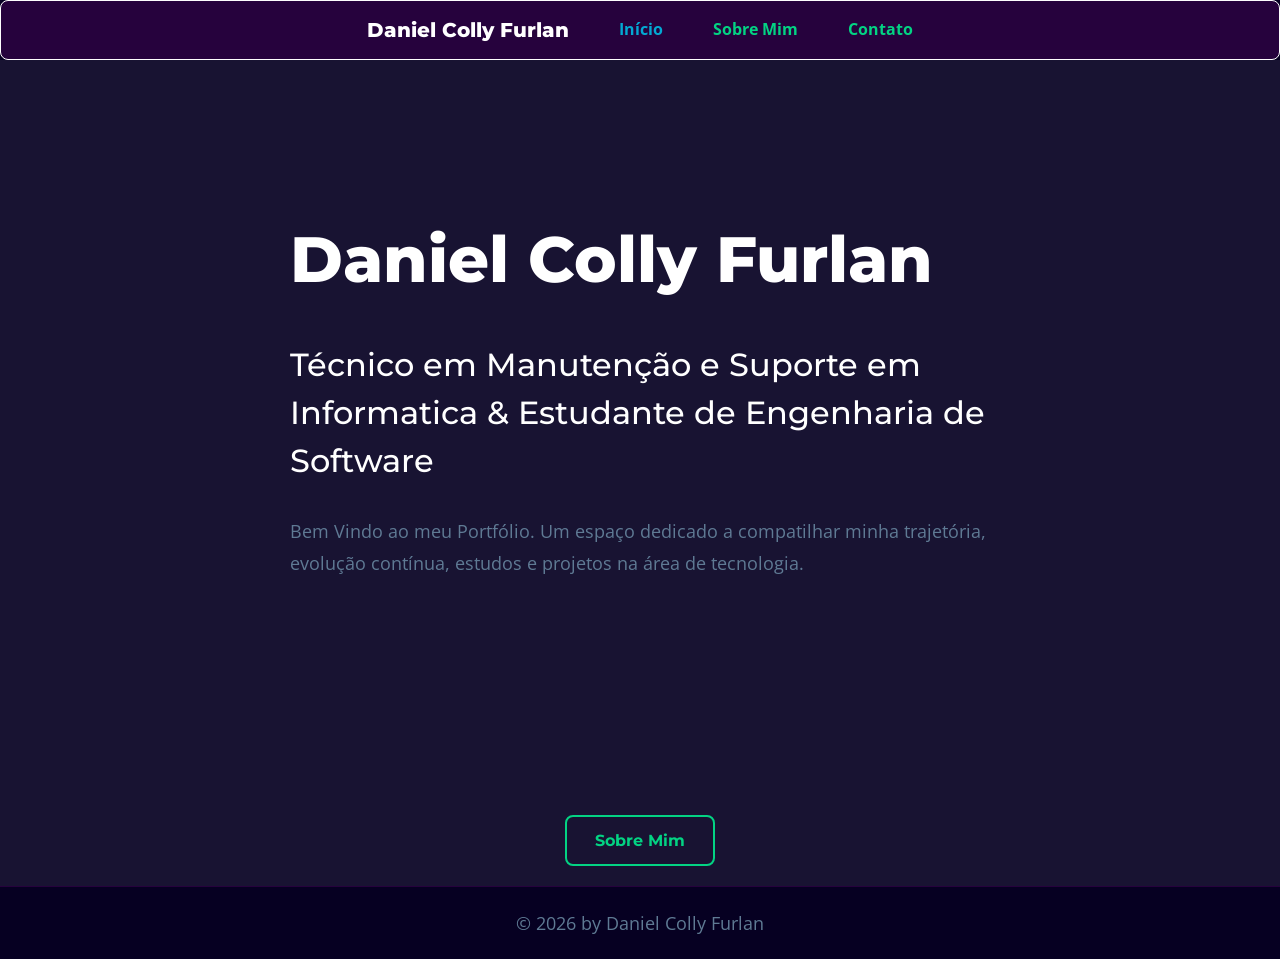
<file: index.html>
<!DOCTYPE html>
<html lang="pt-br">
<head>
    <meta charset="UTF-8">
    <meta name="viewport" content="width=device-width, initial-scale=1.0">
    <title>Daniel Colly Furlan | Início</title>
    <link rel="stylesheet" href="style.css">
    <link rel="preconnect" href="https://fonts.googleapis.com">
    <link rel="preconnect" href="https://fonts.gstatic.com" crossorigin>
    <link href="https://fonts.googleapis.com/css2?family=Open+Sans:wght@300;400;600&family=Montserrat:wght@500;700;800&display=swap" rel="stylesheet">
    <link rel="icon" href=".//Assets/IconeDev.png" type="image/x-icon">
</head>
<body>

    <header> 
        <nav>
            <ul>
                <li class="Destaque">Daniel Colly Furlan</li>
                <li><a href="index.html">Início</a></li>
                <li><a href="sobreMim.html">Sobre Mim</a></li>
                <li><a href="contato.html">Contato</a></li>
            </ul>
        </nav>
    </header>

    <div class="Inicio">
        <div class="Secundario">

            <div class="Titulo">        
                <h1>Daniel Colly Furlan</h1>
            </div>

            <h2>Técnico em Manutenção e Suporte em Informatica & Estudante de Engenharia de Software</h2>
            <p>Bem Vindo ao meu Portfólio. Um espaço dedicado a compatilhar minha trajetória, evolução contínua, estudos e projetos na área de tecnologia.</p>

            <div class="AreaBotao">
                <a href="sobreMim.html" class="Botao">Sobre Mim</a>
            </div>

        </div>
    </div>

    <footer>
        <p>&copy by Daniel Colly Furlan</p>
    </footer>

        <script src="script.js"></script>

</body>
</html>
</file>
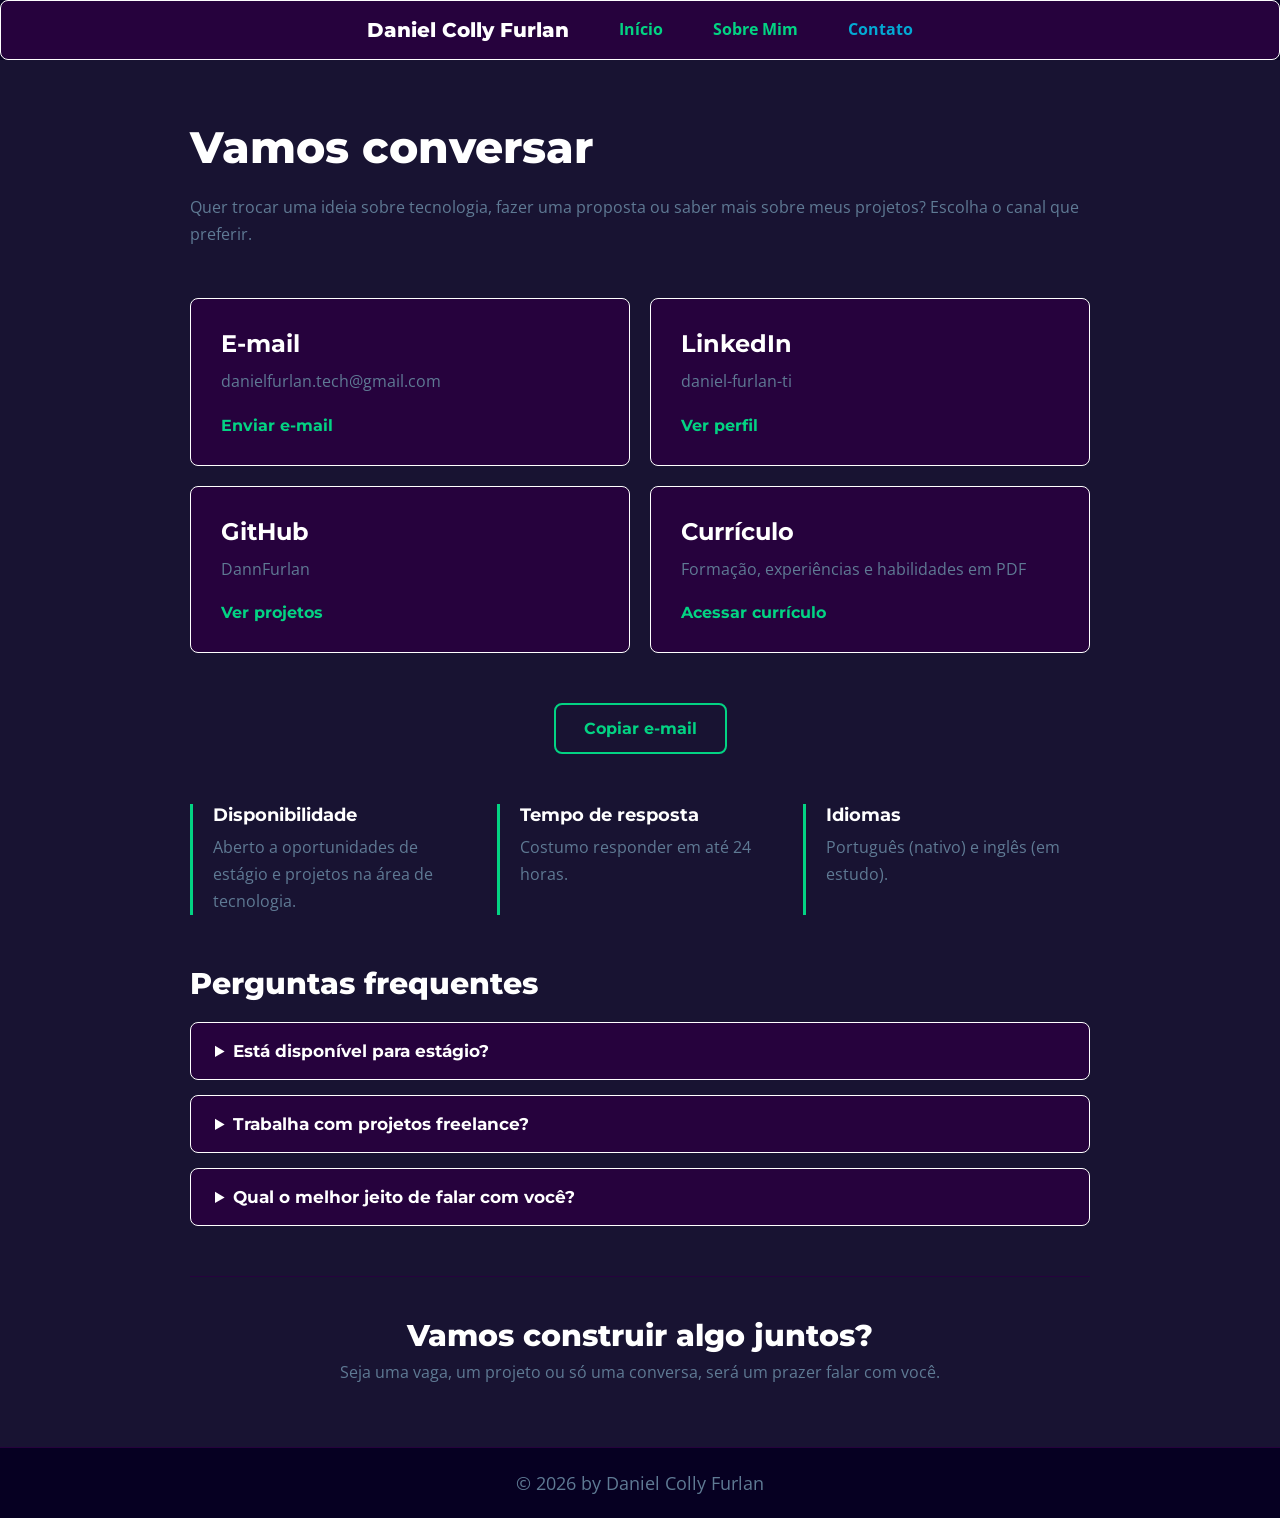
<file: contato.html>
<!DOCTYPE html>
<html lang="pt-br">
<head>
    <meta charset="UTF-8">
    <meta name="viewport" content="width=device-width, initial-scale=1.0">
    <title>Daniel Colly Furlan | Contato</title>
    <link rel="stylesheet" href="contato.css">
    <link rel="preconnect" href="https://fonts.googleapis.com">
    <link rel="preconnect" href="https://fonts.gstatic.com" crossorigin>
    <link href="https://fonts.googleapis.com/css2?family=Open+Sans:wght@300;400;600&family=Montserrat:wght@500;700;800&display=swap" rel="stylesheet">
    <link rel="icon" href="./Assets/IconeDev.png" type="image/x-icon">

</head>
<body>
    <header>
        <nav>
            <ul>
                <li class="Destaque">Daniel Colly Furlan</li>
                <li><a href="index.html">Início</a></li>
                <li><a href="sobreMim.html">Sobre Mim</a></li>
                <li><a href="contato.html">Contato</a></li>
            </ul>
        </nav>
    </header>

    <div class="Contato">

        <div class="Titulo">
            <h1>Vamos conversar</h1>
            <p>Quer trocar uma ideia sobre tecnologia, fazer uma proposta ou saber mais sobre meus projetos? Escolha o canal que preferir.</p>
        </div>

        <div class="Canais">

            <a href="mailto:danielfurlan.tech@gmail.com" class="Card">
                <h2>E-mail</h2>
                <p>danielfurlan.tech@gmail.com</p>
                <span class="Acao">Enviar e-mail</span>
            </a>

            <a href="https://www.linkedin.com/in/daniel-furlan-ti/" class="Card" target="_blank" rel="noopener">
                <h2>LinkedIn</h2>
                <p>daniel-furlan-ti</p>
                <span class="Acao">Ver perfil</span>
            </a>

            <a href="https://github.com/DannFurlan" class="Card" target="_blank" rel="noopener">
                <h2>GitHub</h2>
                <p>DannFurlan</p>
                <span class="Acao">Ver projetos</span>
            </a>

            <a href="./Assets/Daniel_colly_furlan_curriculo.pdf" class="Card" target="_blank" rel="noopener">
                <h2>Currículo</h2>
                <p>Formação, experiências e habilidades em PDF</p>
                <span class="Acao">Acessar currículo</span>
            </a>

        </div>

        <button id="copiar" class="Copiar">Copiar e-mail</button>

        <div class="Informacoes">

            <div class="Info">
                <h3>Disponibilidade</h3>
                <p>Aberto a oportunidades de estágio e projetos na área de tecnologia.</p>
            </div>

            <div class="Info">
                <h3>Tempo de resposta</h3>
                <p>Costumo responder em até 24 horas.</p>
            </div>

            <div class="Info">
                <h3>Idiomas</h3>
                <p>Português (nativo) e inglês (em estudo).</p>
            </div>

        </div>

        <div class="Perguntas">
            <h2>Perguntas frequentes</h2>

            <details>
                <summary>Está disponível para estágio?</summary>
                <p>Sim. Estou cursando Engenharia de Software e busco oportunidades para aplicar o que aprendo na prática.</p>
            </details>

            <details>
                <summary>Trabalha com projetos freelance?</summary>
                <p>Estou aberto a conversar. Me envie os detalhes do projeto e eu retorno com o que for possível fazer.</p>
            </details>

            <details>
                <summary>Qual o melhor jeito de falar com você?</summary>
                <p>Por e-mail ou pelo LinkedIn. Os dois eu verifico todos os dias.</p>
            </details>
        </div>

        <div class="Final">
            <h2>Vamos construir algo juntos?</h2>
            <p>Seja uma vaga, um projeto ou só uma conversa, será um prazer falar com você.</p>
        </div>

    </div>

    <footer>
        <p>&copy; by Daniel Colly Furlan</p>
    </footer>


        <script src="script.js"></script>

</body>
</html>
</file>
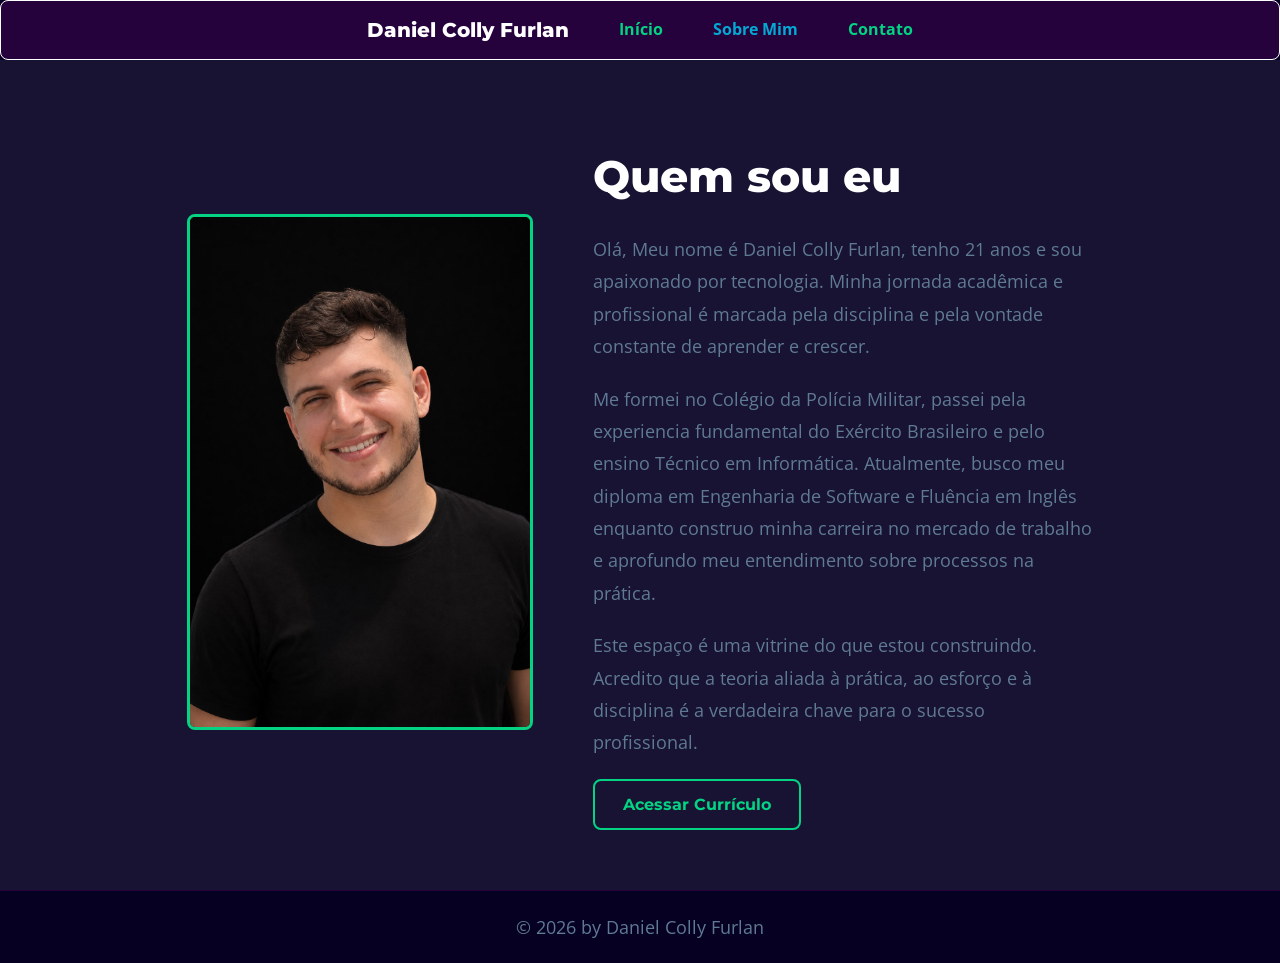
<file: sobreMim.html>
<!DOCTYPE html>
<html lang="pt-br">
<head>
    <meta charset="UTF-8">
    <meta name="viewport" content="width=device-width, initial-scale=1.0">
    <title>Daniel Colly Furlan | Sobre Mim</title>
    <link rel="stylesheet" href="sobremim.css">
    <link rel="preconnect" href="https://fonts.googleapis.com">
    <link rel="preconnect" href="https://fonts.gstatic.com" crossorigin>
    <link href="https://fonts.googleapis.com/css2?family=Open+Sans:wght@300;400;600&family=Montserrat:wght@500;700;800&display=swap" rel="stylesheet">
    <link rel="icon" href="./Assets/IconeDev.png" type="image/x-icon">
</head>
<body>
    <header>
        <nav>
            <ul>
                <li class="Destaque">Daniel Colly Furlan</li>
                <li><a href="index.html">Início</a></li>
                <li><a href="sobreMim.html">Sobre Mim</a></li>
                <li><a href="contato.html">Contato</a></li>
            </ul>
        </nav>
    </header>

    <div class="SobreMim">

        <div class="Foto">
            <img src="./Assets/FotoPerfil.jpeg" alt="Foto de Daniel Colly Furlan">
        </div>

        <div class="Texto">
            <div class="Titulo">
                <h1>Quem sou eu</h1>
            </div>
            <div class="Info">
                <p>Olá, Meu nome é Daniel Colly Furlan, tenho 21 anos e sou apaixonado por tecnologia. 
                Minha jornada acadêmica e profissional é marcada pela disciplina e pela vontade constante de aprender e crescer.</p>

                <p>Me formei no Colégio da Polícia Militar, passei pela experiencia fundamental do Exército Brasileiro e pelo ensino Técnico em Informática.
                Atualmente, busco meu diploma em Engenharia de Software e Fluência em Inglês enquanto construo minha carreira no mercado de trabalho e aprofundo meu entendimento sobre processos na prática.</p>

                <p>Este espaço é uma vitrine do que estou construindo. Acredito que a teoria aliada à prática, ao esforço e à disciplina é a verdadeira chave para o sucesso profissional.</p>

                <div class="Adicionais">
                    <a href="./Assets/Daniel_colly_furlan_curriculo.pdf" class="Botao" target="_blank" rel="noopener">Acessar Currículo</a>
                </div>
            </div>
        </div>

    </div>

    <footer>
        <p>&copy by Daniel Colly Furlan</p>
    </footer>

        <script src="script.js"></script>


</body>
</html>
</file>
<file: style.css>
body{
    margin: 0;
    background-color: #060022ec;
    font-family: 'Open Sans', sans-serif;
}

nav ul{
    display: flex;
    gap: 50px;
    list-style: none;
    margin: 0;
    padding: 17px 25px;
    background-color: #26023d;
    justify-content: center;    
    border-radius: 8px;
    border-color: #ffffff;
    border-width: 1px;
    border-style: solid;
}

nav a{
    color: #03d383;
    text-decoration: none;
    font-weight: bold;
}

nav a:hover {
  color: #03a9d3;
}

header{
    position: sticky;
    top: 0;
    z-index: 1000;
    background-color: #060022;
}

img{
    width: 400px;
    height: auto;
    border-radius: 8%;
}

.Destaque{
    font-family: 'Montserrat', sans-serif;
    font-size: 20px;
    font-weight: 800;
    color: #ffffff;
    display: flex;
    align-items: center;    
}

.Inicio{
    display: flex;
    justify-content: center;
    align-items: center;
    min-height: 80vh;
    padding: 20px;
}

.Secundario{
    max-width: 700px;
    text-align: left;
}

.Titulo h1{
    font-family: 'Montserrat', sans-serif;
    font-size: 64px;
    font-weight: 800;
    color: #ffffff;
    margin-top: 140px;
}

.Secundario h2{
    font-family: 'Montserrat', sans-serif;
    font-size: 32px;
    font-weight: 500;
    line-height: 1.5;
    color: #ffffff;
    margin: 10px 0 30px 0;
}

.Secundario p{
    font-family: 'Open Sans', sans-serif;
    font-size: 18px;
    line-height: 1.8;
    color: #5f7a94;
    margin: 0;
}

footer{
    text-align: center;
    padding: 20px;
    background-color: #060022;
    border-top: 1px solid #26023d;
}

Footer p{
    font-family: 'Open Sans', sans-serif;
    font-size: 18px;
    line-height: 1.8;
    color: #5f7a94;
    margin: 0;
}

.AreaBotao{
    display: flex;
    justify-content: center;
    align-items: center;
    margin-top: 200px;
}
.Botao{
    display: inline-block;
    margin-top: 35px;
    padding: 14px 28px;
    border: 2px solid #03d383;
    border-radius: 8px;
    color: #03d383;
    font-family: 'Montserrat', sans-serif;
    font-weight: 700;
    text-decoration: none;
}

.Botao:hover{
    background-color: #03d383;
    color: #ffffff;
}

@keyframes aparecer{
    from{
        opacity: 0;                  
        transform: translateY(30px);
    }
    to{
        opacity: 1;               
        transform: translateY(0);
    }
}

.Secundario{
    animation: aparecer 1s ease-out;
}

nav a.Ativo{
    color: #03a9d3;
}


/* Responsividade */

@media (max-width: 768px){
    nav ul{
        flex-wrap: wrap;
        justify-content: center;
        gap: 10px 18px;
        padding: 12px 15px;
    }

    .Destaque{
        width: 100%;
        justify-content: center;
        margin-right: 0;
        font-size: 18px;
    }

    nav a{
        font-size: 14px;
    }
}

@media (max-width: 480px){
    nav ul{
        gap: 8px 14px;
    }

    .Destaque{
        font-size: 16px;
    }

    nav a{
        font-size: 13px;
    }
}
</file>
<file: contato.css>
body{
    margin: 0;
    background-color: #060022ec;
    font-family: 'Open Sans', sans-serif;
    display: flex;
    flex-direction: column;
    min-height: 100vh;
}

nav ul{
    display: flex;
    gap: 50px;
    list-style: none;
    margin: 0;
    padding: 17px 25px;
    background-color: #26023d;
    justify-content: center;
    border-radius: 8px;
    border: 1px solid #ffffff;
}

nav a{
    color: #03d383;
    text-decoration: none;
    font-weight: bold;
}

nav a:hover{
    color: #03a9d3;
}

header{
    position: sticky;
    top: 0;
    z-index: 1000;
    background-color: #060022;
}

.Destaque{
    font-family: 'Montserrat', sans-serif;
    font-size: 20px;
    font-weight: 800;
    color: #ffffff;
    display: flex;
    align-items: center;
}

.Contato{
    display: flex;
    flex-direction: column;
    align-items: center;
    gap: 50px;
    padding: 60px 20px;
    flex: 1;
}

.Titulo,
.Canais,
.Informacoes,
.Perguntas,
.Final{
    width: 100%;
    max-width: 900px;
}

h1, h2, h3, summary{
    font-family: 'Montserrat', sans-serif;
    color: #ffffff;
}

.Titulo h1{
    font-size: 44px;
    font-weight: 800;
    margin: 0 0 20px 0;
}

p{
    font-size: 16px;
    line-height: 1.7;
    color: #5f7a94;
    margin: 0;
}

.Canais{
    display: grid;
    grid-template-columns: repeat(2, 1fr);
    gap: 20px;
}

.Card{
    display: flex;
    flex-direction: column;
    gap: 10px;
    padding: 30px;
    background-color: #26023d;
    border: 1px solid #ffffff;
    border-radius: 8px;
    text-decoration: none;
}

.Card h2{
    font-size: 24px;
    margin: 0;
}

.Card p{
    overflow-wrap: anywhere;
}

.Acao{
    margin-top: auto;
    padding-top: 10px;
    font-family: 'Montserrat', sans-serif;
    font-weight: 700;
    color: #03d383;
}

.Informacoes{
    display: grid;
    grid-template-columns: repeat(3, 1fr);
    gap: 20px;
}

.Info{
    padding-left: 20px;
    border-left: 3px solid #03d383;
}

.Info h3{
    font-size: 18px;
    margin: 0 0 8px 0;
}

.Perguntas{
    display: flex;
    flex-direction: column;
    gap: 15px;
}

.Perguntas h2,
.Final h2{
    font-size: 30px;
    font-weight: 800;
    margin: 0 0 5px 0;
}

details{
    padding: 18px 24px;
    background-color: #26023d;
    border: 1px solid #ffffff;
    border-radius: 8px;
}

details[open]{
    border-color: #03d383;
}

summary{
    font-size: 17px;
    font-weight: 700;
    cursor: pointer;
}

details p{
    margin-top: 12px;
}

.Final{
    padding: 40px 0 0 0;
    border-top: 1px solid #26023d;
    text-align: center;
}

footer{
    text-align: center;
    padding: 20px;
    background-color: #060022;
    border-top: 1px solid #26023d;
}

footer p{
    font-size: 18px;
    margin: 0;
}

nav a.Ativo{
    color: #03a9d3;
}

.Copiar{
    padding: 14px 28px;
    border: 2px solid #03d383;
    border-radius: 8px;
    background-color: transparent;
    color: #03d383;
    font-family: 'Montserrat', sans-serif;
    font-size: 16px;
    font-weight: 700;
    cursor: pointer;
}

/*Responsividade*/
@media (max-width: 768px){
    nav ul{
        flex-wrap: wrap;
        justify-content: center;
        gap: 10px 18px;
        padding: 12px 15px;
    }

    .Destaque{
        width: 100%;
        justify-content: center;
        font-size: 18px;
    }

    nav a{
        font-size: 14px;
    }

    .Contato{
        gap: 35px;
        padding: 30px 20px;
    }

    .Canais,
    .Informacoes{
        grid-template-columns: 1fr;
    }

    .Titulo h1{
        font-size: 32px;
    }

    .Perguntas h2,
    .Final h2{
        font-size: 24px;
    }
}
</file>
<file: sobremim.css>
body{
    margin: 0;
    background-color: #060022ec;
    font-family: 'Open Sans', sans-serif;
}

nav ul{
    display: flex;
    gap: 50px;
    list-style: none;
    margin: 0;
    padding: 17px 25px;
    background-color: #26023d;
    justify-content: center;    
    border-radius: 8px;
    border-color: #ffffff;
    border-width: 1px;
    border-style: solid;
}

nav a{
    color: #03d383;
    text-decoration: none;
    font-weight: bold;
}

nav a:hover {
  color: #03a9d3;
}

header{
    position: sticky;
    top: 0;
    z-index: 1000;
    background-color: #060022;
}

img{
    width: 400px;
    height: auto;
    border-radius: 8%;
}

.Destaque{
    font-family: 'Montserrat', sans-serif;
    font-size: 20px;
    font-weight: 800;
    color: #ffffff;
    display: flex;
    align-items: center;    
}

.SobreMim{
    display: flex;
    justify-content: center;
    align-items: center;
    gap: 60px;
    padding: 60px 20px;
}

.Foto img{
    border-radius: 8px;
    width: 340px;
    height: auto;
    border: 3px solid #03d383;
}
.Texto{
    max-width: 500px;
}

.Titulo h1{
    font-family: 'Montserrat', sans-serif;
    font-size: 44px;
    font-weight: 800;
    color: #ffffff;
    margin-bottom:0 0 20px 0;
}

.Info p{
    font-size: 18px;
    line-height: 1.8;
    color: #5f7a94;
    margin: 0 0 20px 0;
}

.Botao{
    display: inline-block;
    padding: 14px 28px;
    border: 2px solid #03d383;
    border-radius: 8px;
    color: #03d383;
    font-family: 'Montserrat', sans-serif;
    font-weight: 700;
    text-decoration: none;
} 

.Botao:hover{
    background-color: #03d383;
    color: #060022;
}

footer{
    text-align: center;
    padding: 20px;
    background-color: #060022;
    border-top: 1px solid #26023d;
}

Footer p{
    font-family: 'Open Sans', sans-serif;
    font-size: 18px;
    line-height: 1.8;
    color: #5f7a94;
    margin: 0;
}

.Foto{
    animation: aparecer 1s ease-out;
}

.Texto{
    animation: aparecer 1s ease-out;
}

nav a.Ativo{
    color: #03a9d3;
}


/* Daqui pra baixo é somente responsividade*/
@media (max-width: 768px){
    nav ul{
        flex-wrap: wrap;
        justify-content: center;
        gap: 10px 18px;
        padding: 12px 15px;
    }

    .Destaque{
        width: 100%;
        justify-content: center;
        font-size: 18px;
    }

    nav a{
        font-size: 14px;
    }

    .SobreMim{
        flex-direction: column;
        gap: 30px;
        padding: 30px 20px;
    }

    .Foto img{
        width: 100%;
        max-width: 280px;
    }

    .Texto{
        max-width: 100%;
    }

    .Titulo h1{
        font-size: 32px;
        text-align: center;
    }

    .Info p{
        font-size: 16px;
    }

    .Adicionais{
        text-align: center;
    }
}

@media (max-width: 480px){
    nav ul{
        gap: 8px 14px;
    }

    .Destaque{
        font-size: 16px;
    }

    nav a{
        font-size: 13px;
    }

    .Foto img{
        max-width: 220px;
    }

    .Titulo h1{
        font-size: 28px;
    }

    .Info p{
        font-size: 15px;
    }
}
</file>
